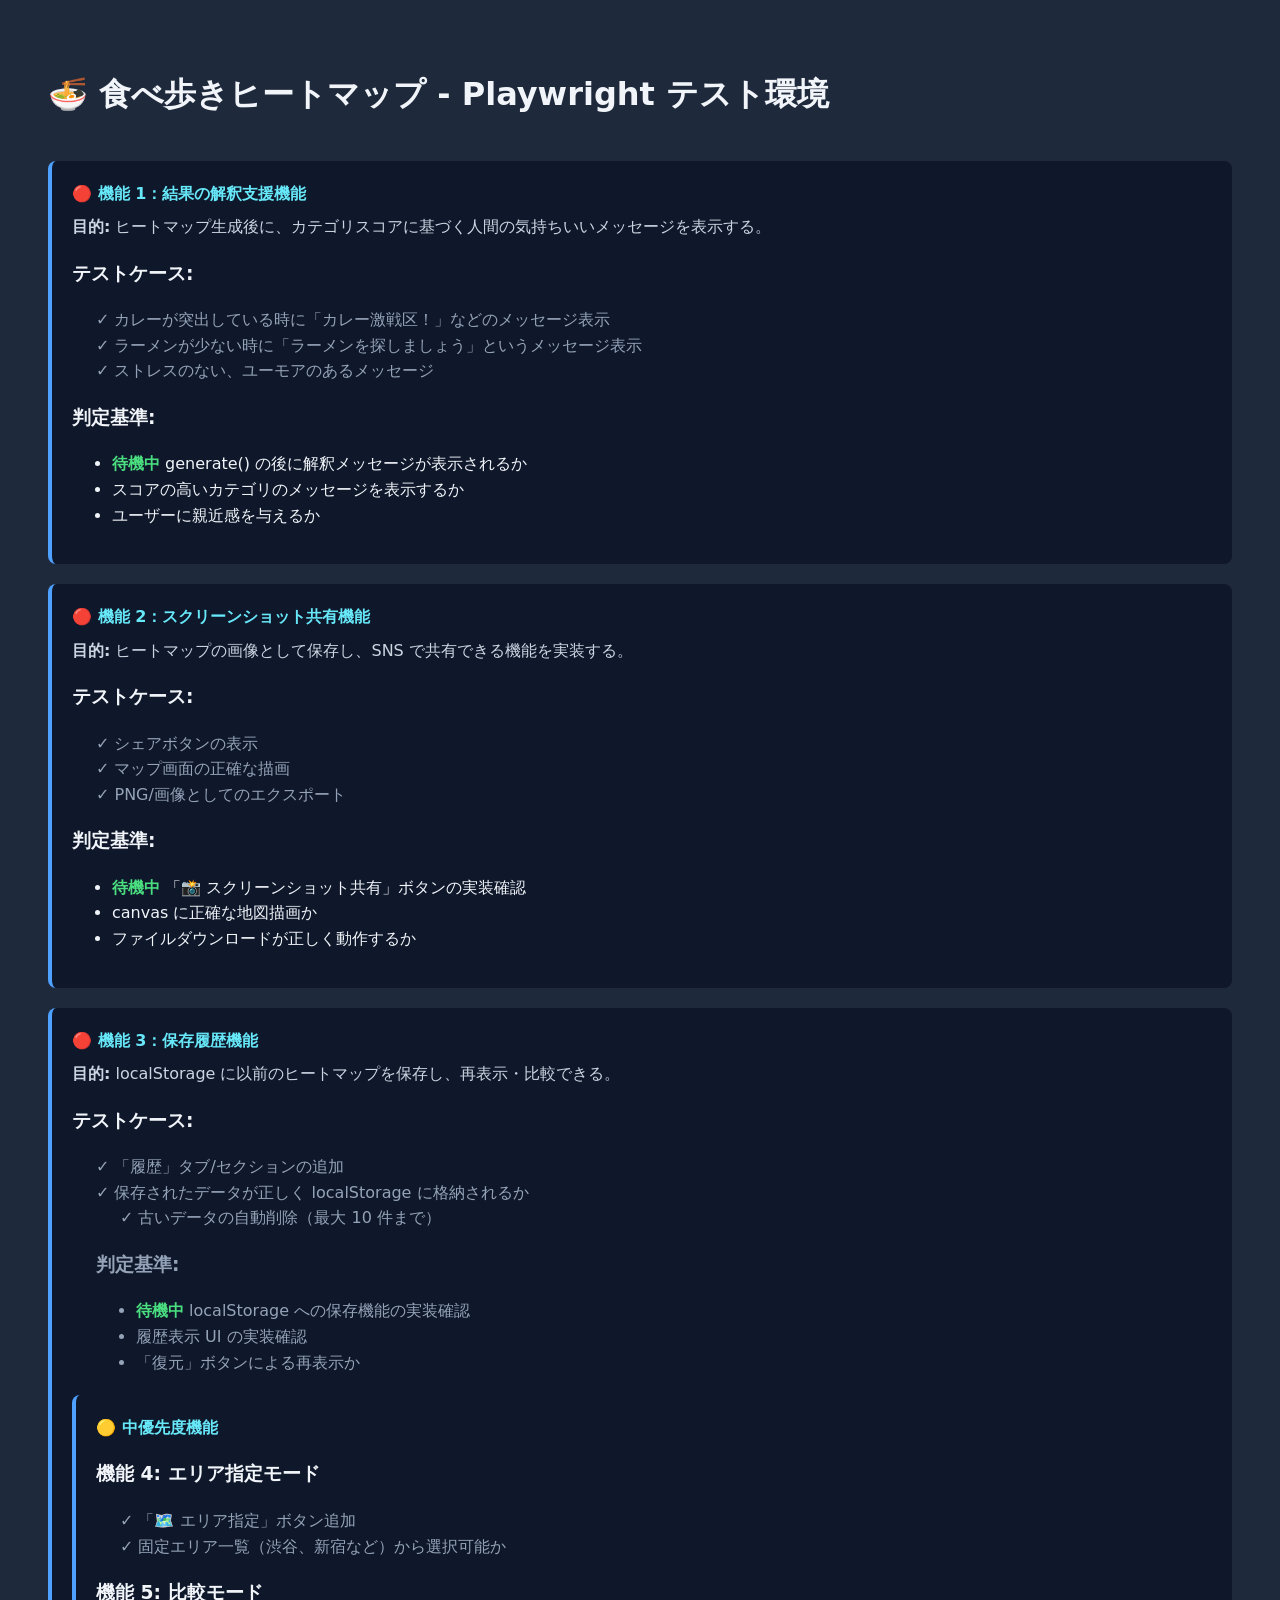
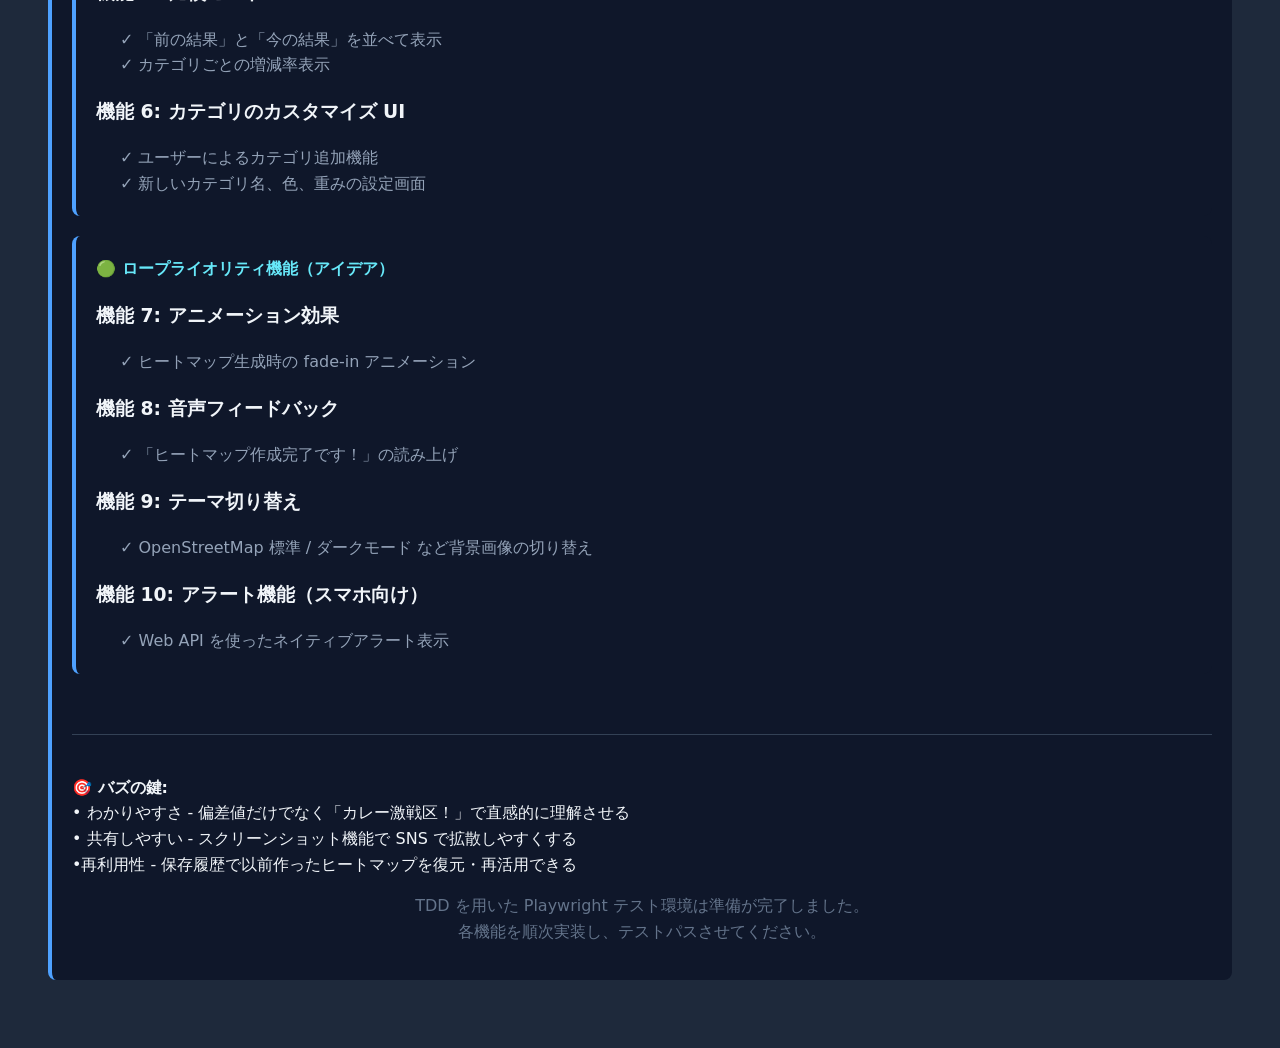
<file: _test_playwright.html>
<!DOCTYPE html>
<html lang="ja">
<head>
  <meta charset="utf-8" />
  <title>食べ歩きヒートマップ - Playwright テスト環境</title>
  <style>
    body { background: #1e293b; color: #f1f5f9; font-family: system-ui, sans-serif; padding: 40px; line-height: 1.6; }
    .test-item { margin: 20px 0; padding: 20px; border-radius: 8px; border-left: 4px solid #4ea1ff; background: #0f172a; }
    .test-title { font-weight: 700; color: #67e8f9; margin-bottom: 8px; }
    .test-criteria { color: #cbd5e1; }
    .status-pass { color: #4ade80; font-weight: 600; }
    .status-fail { color: #f87171; font-weight: 600; }
    .check-item { margin-left: 24px; color: #94a3b8; }
  </style>
</head>
<body>

<h1 style="margin-bottom: 40px;">🍜 食べ歩きヒートマップ - Playwright テスト環境</h1>

<div class="test-item">
  <div class="test-title">🔴 機能 1：結果の解釈支援機能</div>
  <div class="test-criteria"><strong>目的:</strong> ヒートマップ生成後に、カテゴリスコアに基づく人間の気持ちいいメッセージを表示する。</div>
  
  <h3>テストケース:</h3>
  <div class="check-item">✓ カレーが突出している時に「カレー激戦区！」などのメッセージ表示</div>
  <div class="check-item">✓ ラーメンが少ない時に「ラーメンを探しましょう」というメッセージ表示</div>
  <div class="check-item">✓ ストレスのない、ユーモアのあるメッセージ</div>
  
  <h3>判定基準:</h3>
  <ul>
    <li><span class="status-pass">待機中</span> generate() の後に解釈メッセージが表示されるか</li>
    <li><span class="status-fail"></span> スコアの高いカテゴリのメッセージを表示するか</li>
    <li><span class="status-fail"></span> ユーザーに親近感を与えるか</li>
  </ul>
</div>

<div class="test-item">
  <div class="test-title">🔴 機能 2：スクリーンショット共有機能</div>
  <div class="test-criteria"><strong>目的:</strong> ヒートマップの画像として保存し、SNS で共有できる機能を実装する。</div>
  
  <h3>テストケース:</h3>
  <div class="check-item">✓ シェアボタンの表示</div>
  <div class="check-item">✓ マップ画面の正確な描画</div>
  <div class="check-item">✓ PNG/画像としてのエクスポート</div>
  
  <h3>判定基準:</h3>
  <ul>
    <li><span class="status-pass">待機中</span> 「📸 スクリーンショット共有」ボタンの実装確認</li>
    <li><span class="status-fail"></span> canvas に正確な地図描画か</li>
    <li><span class="status-fail"></span> ファイルダウンロードが正しく動作するか</li>
  </ul>
</div>

<div class="test-item">
  <div class="test-title">🔴 機能 3：保存履歴機能</div>
  <div class="test-criteria"><strong>目的:</strong> localStorage に以前のヒートマップを保存し、再表示・比較できる。</div>
  
  <h3>テストケース:</h3>
  <div class="check-item">✓ 「履歴」タブ/セクションの追加</div>
  <div class="check-item">✓ 保存されたデータが正しく localStorage に格納されるか</li>
  <div class="check-item">✓ 古いデータの自動削除（最大 10 件まで）</div>
  
  <h3>判定基準:</h3>
  <ul>
    <li><span class="status-pass">待機中</span> localStorage への保存機能の実装確認</li>
    <li><span class="status-fail"></span> 履歴表示 UI の実装確認</li>
    <li><span class="status-fail"></span> 「復元」ボタンによる再表示か</li>
  </ul>
</div>

<div class="test-item">
  <div class="test-title">🟡 中優先度機能</div>
  
  <h3>機能 4: エリア指定モード</h3>
  <div class="check-item">✓ 「🗺️ エリア指定」ボタン追加</div>
  <div class="check-item">✓ 固定エリア一覧（渋谷、新宿など）から選択可能か</div>
  
  <h3>機能 5: 比較モード</h3>
  <div class="check-item">✓ 「前の結果」と「今の結果」を並べて表示</div>
  <div class="check-item">✓ カテゴリごとの増減率表示</div>
  
  <h3>機能 6: カテゴリのカスタマイズ UI</h3>
  <div class="check-item">✓ ユーザーによるカテゴリ追加機能</div>
  <div class="check-item">✓ 新しいカテゴリ名、色、重みの設定画面</div>
</div>

<div class="test-item">
  <div class="test-title">🟢 ロープライオリティ機能（アイデア）</div>
  
  <h3>機能 7: アニメーション効果</h3>
  <div class="check-item">✓ ヒートマップ生成時の fade-in アニメーション</div>
  
  <h3>機能 8: 音声フィードバック</h3>
  <div class="check-item">✓ 「ヒートマップ作成完了です！」の読み上げ</div>
  
  <h3>機能 9: テーマ切り替え</h3>
  <div class="check-item">✓ OpenStreetMap 標準 / ダークモード など背景画像の切り替え</div>
  
  <h3>機能 10: アラート機能（スマホ向け）</h3>
  <div class="check-item">✓ Web API を使ったネイティブアラート表示</div>
</div>

<p style="margin-top: 60px; padding-top: 40px; border-top: 1px solid #334155;">
  <strong>🎯 バズの鍵:</strong><br>
  • わかりやすさ - 偏差値だけでなく「カレー激戦区！」で直感的に理解させる<br>
  • 共有しやすい - スクリーンショット機能で SNS で拡散しやすくする<br>
  •再利用性 - 保存履歴で以前作ったヒートマップを復元・再活用できる<br>
</p>

<p style="color: #64748b; text-align: center;">
  TDD を用いた Playwright テスト環境は準備が完了しました。<br>
  各機能を順次実装し、テストパスさせてください。
</p>

</body>
</html>
</file>
